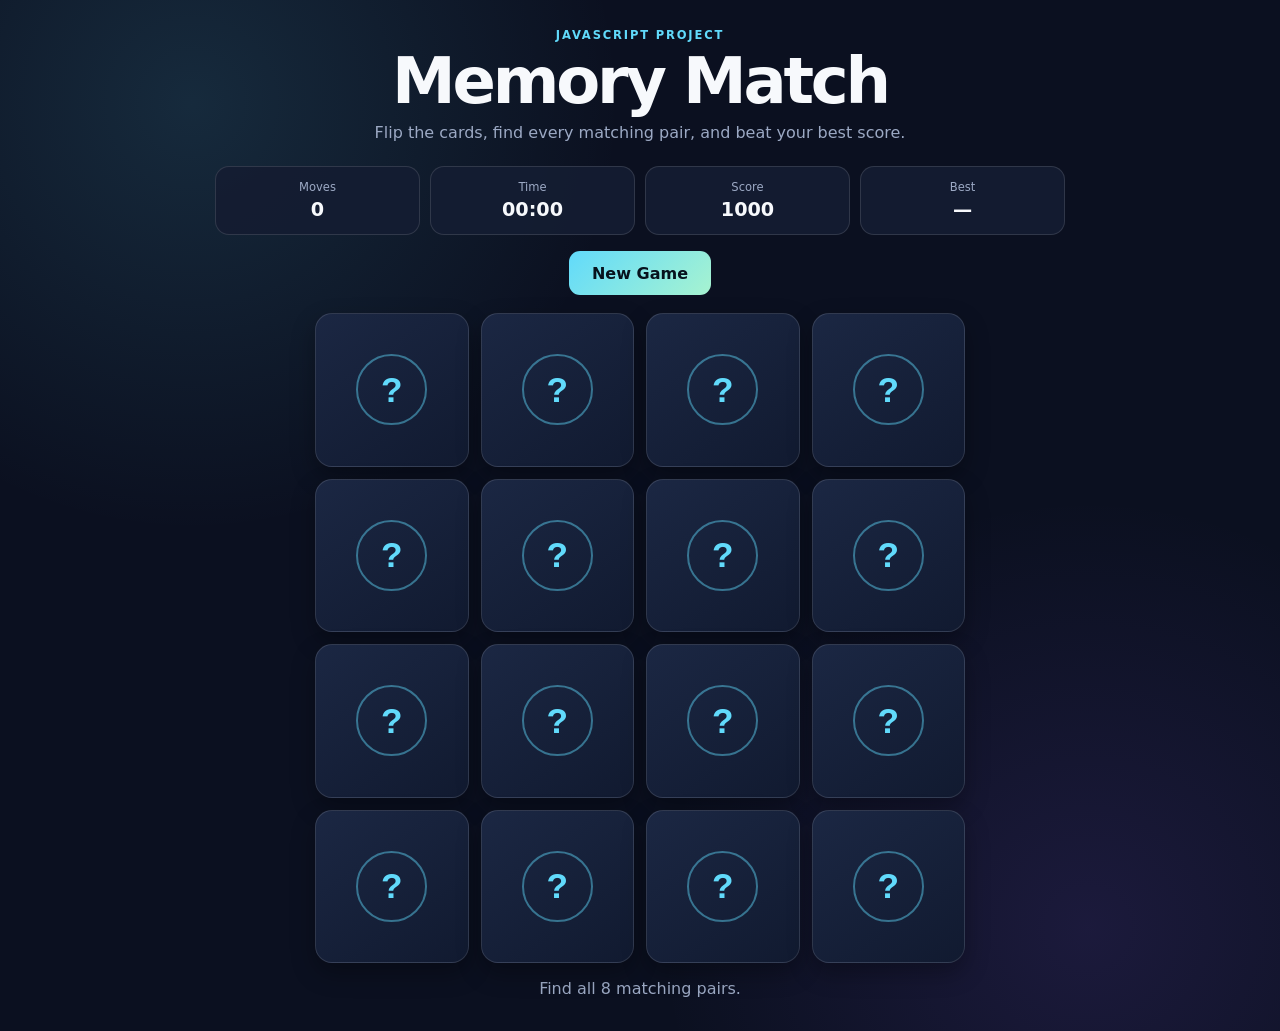
<file: index.html>
<!DOCTYPE html>
<html lang="en">
<head>
  <meta charset="UTF-8">
  <meta name="viewport" content="width=device-width, initial-scale=1.0">
  <meta name="description" content="A fully functional Memory Card Matching Game built with HTML, CSS and JavaScript.">
  <title>Memory Match Game</title>
  <link rel="stylesheet" href="style.css">
</head>
<body>
  <main class="container">
    <header class="header">
      <p class="eyebrow">JAVASCRIPT PROJECT</p>
      <h1>Memory Match</h1>
      <p class="subtitle">Flip the cards, find every matching pair, and beat your best score.</p>
    </header>

    <section class="stats" aria-label="Game statistics">
      <div class="stat"><span>Moves</span><strong id="moves">0</strong></div>
      <div class="stat"><span>Time</span><strong id="timer">00:00</strong></div>
      <div class="stat"><span>Score</span><strong id="score">1000</strong></div>
      <div class="stat"><span>Best</span><strong id="best">—</strong></div>
    </section>

    <div class="controls">
      <button id="newGame" class="button" type="button">New Game</button>
    </div>

    <section id="board" class="board" aria-label="Memory cards"></section>
    <p id="status" class="status" aria-live="polite">Find all 8 matching pairs.</p>
  </main>

  <div id="winModal" class="modal hidden" role="dialog" aria-modal="true" aria-labelledby="winTitle">
    <div class="modal-card">
      <div class="trophy" aria-hidden="true">🏆</div>
      <p class="eyebrow">GAME COMPLETE</p>
      <h2 id="winTitle">Congratulations!</h2>
      <p id="winText"></p>
      <button id="playAgain" class="button" type="button">Play Again</button>
    </div>
  </div>

  <script src="script.js"></script>
</body>
</html>
</file>
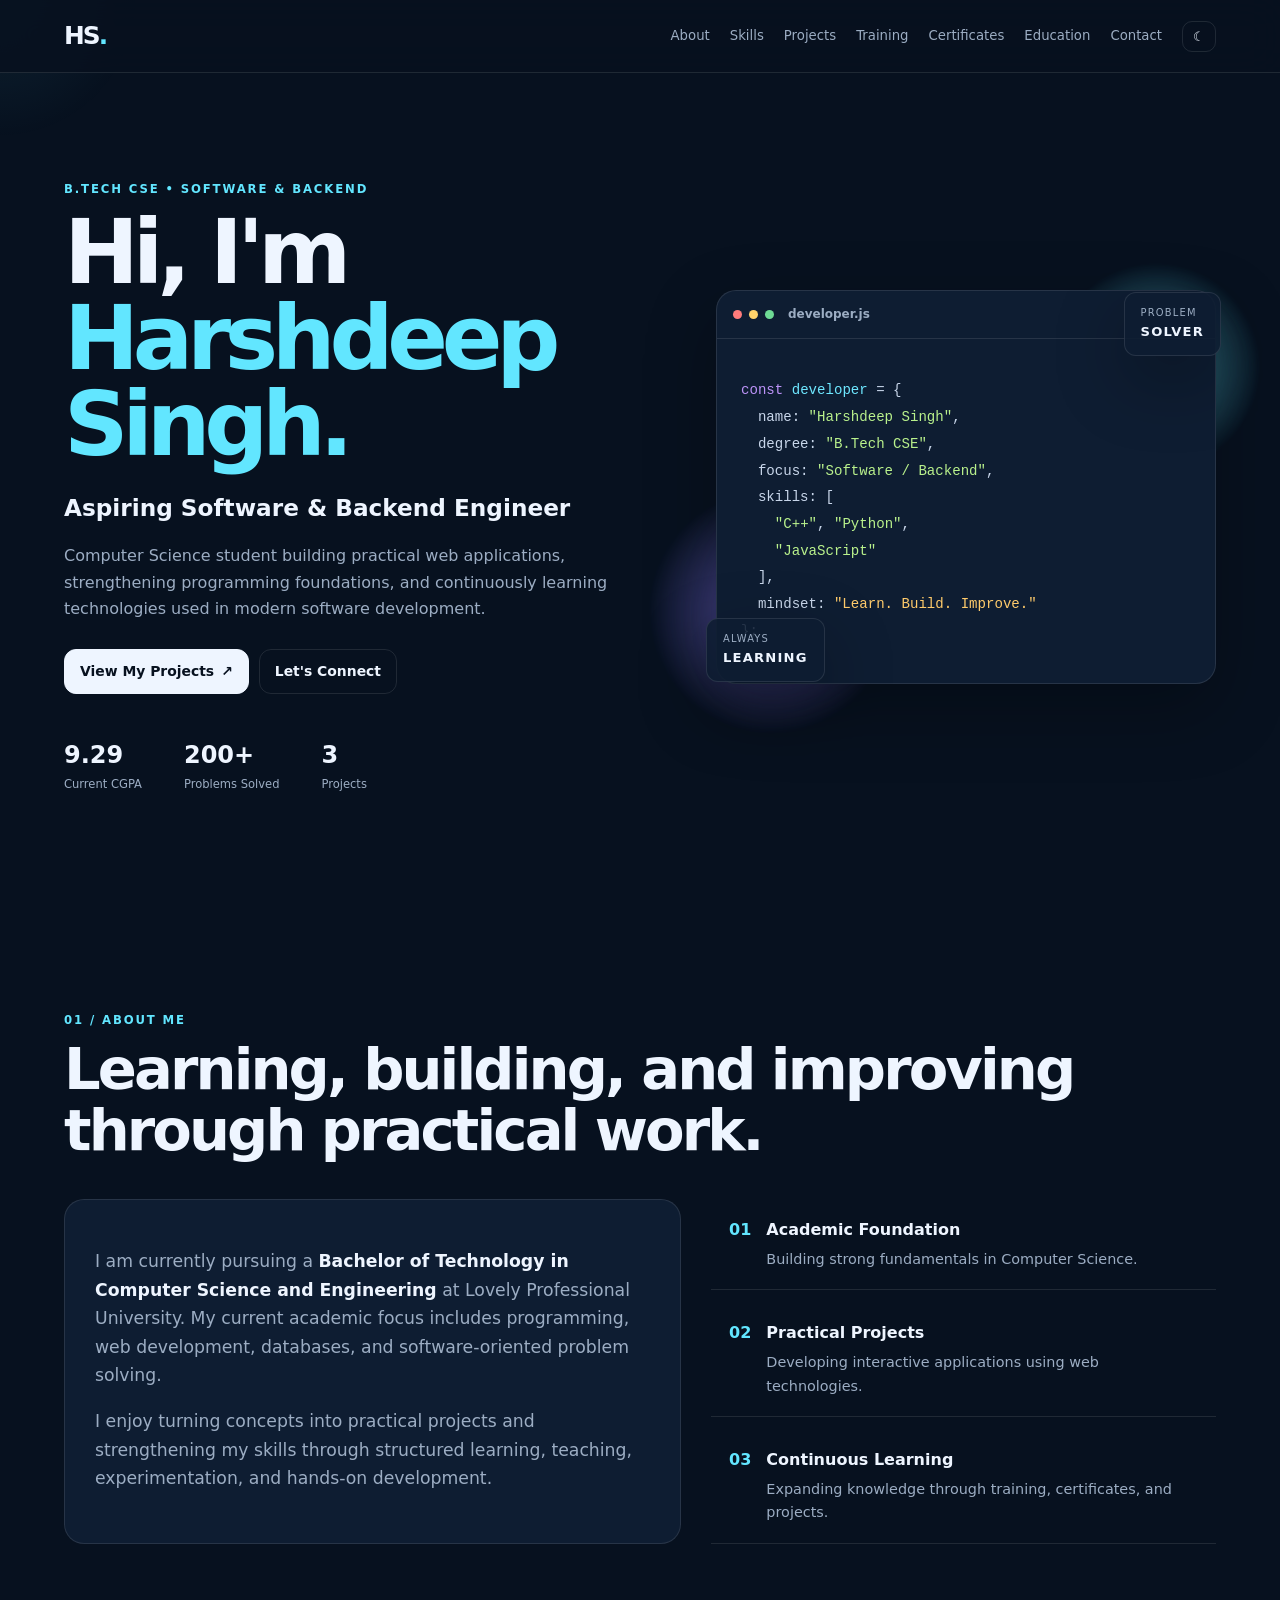
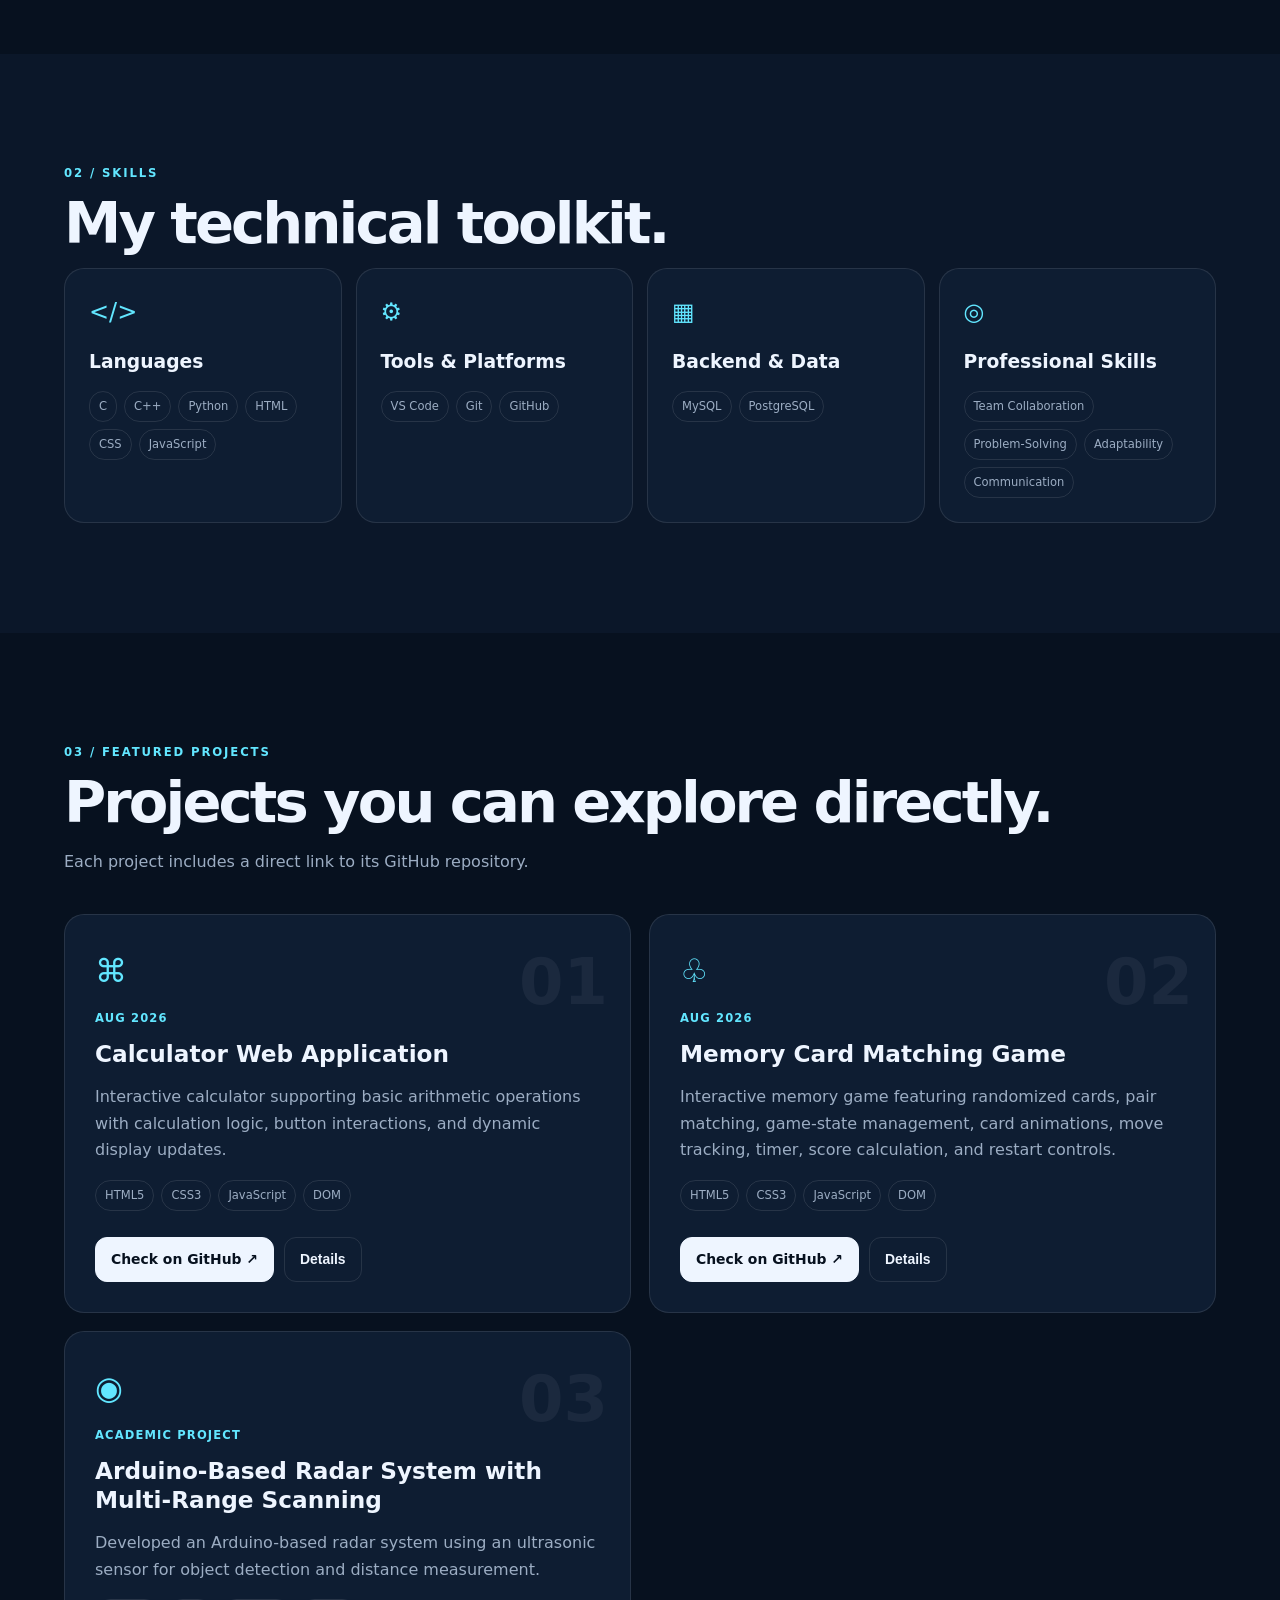
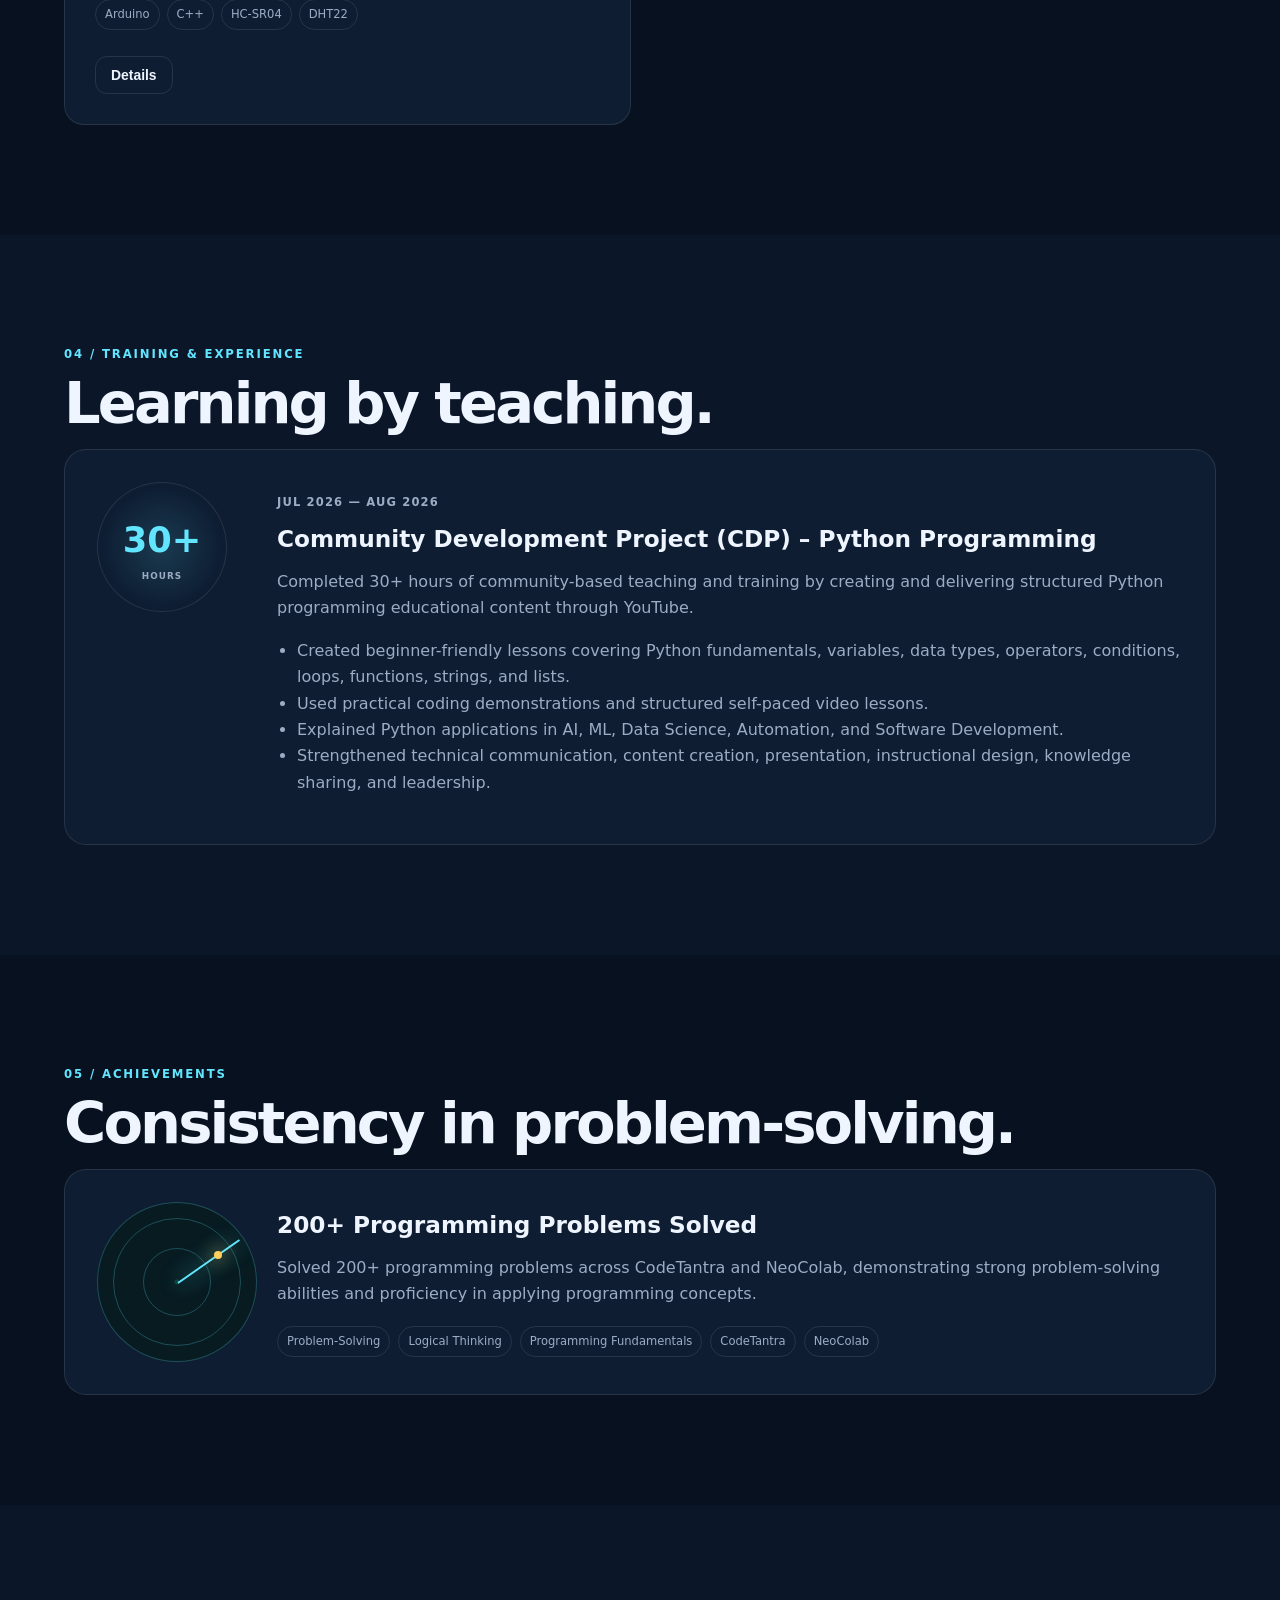
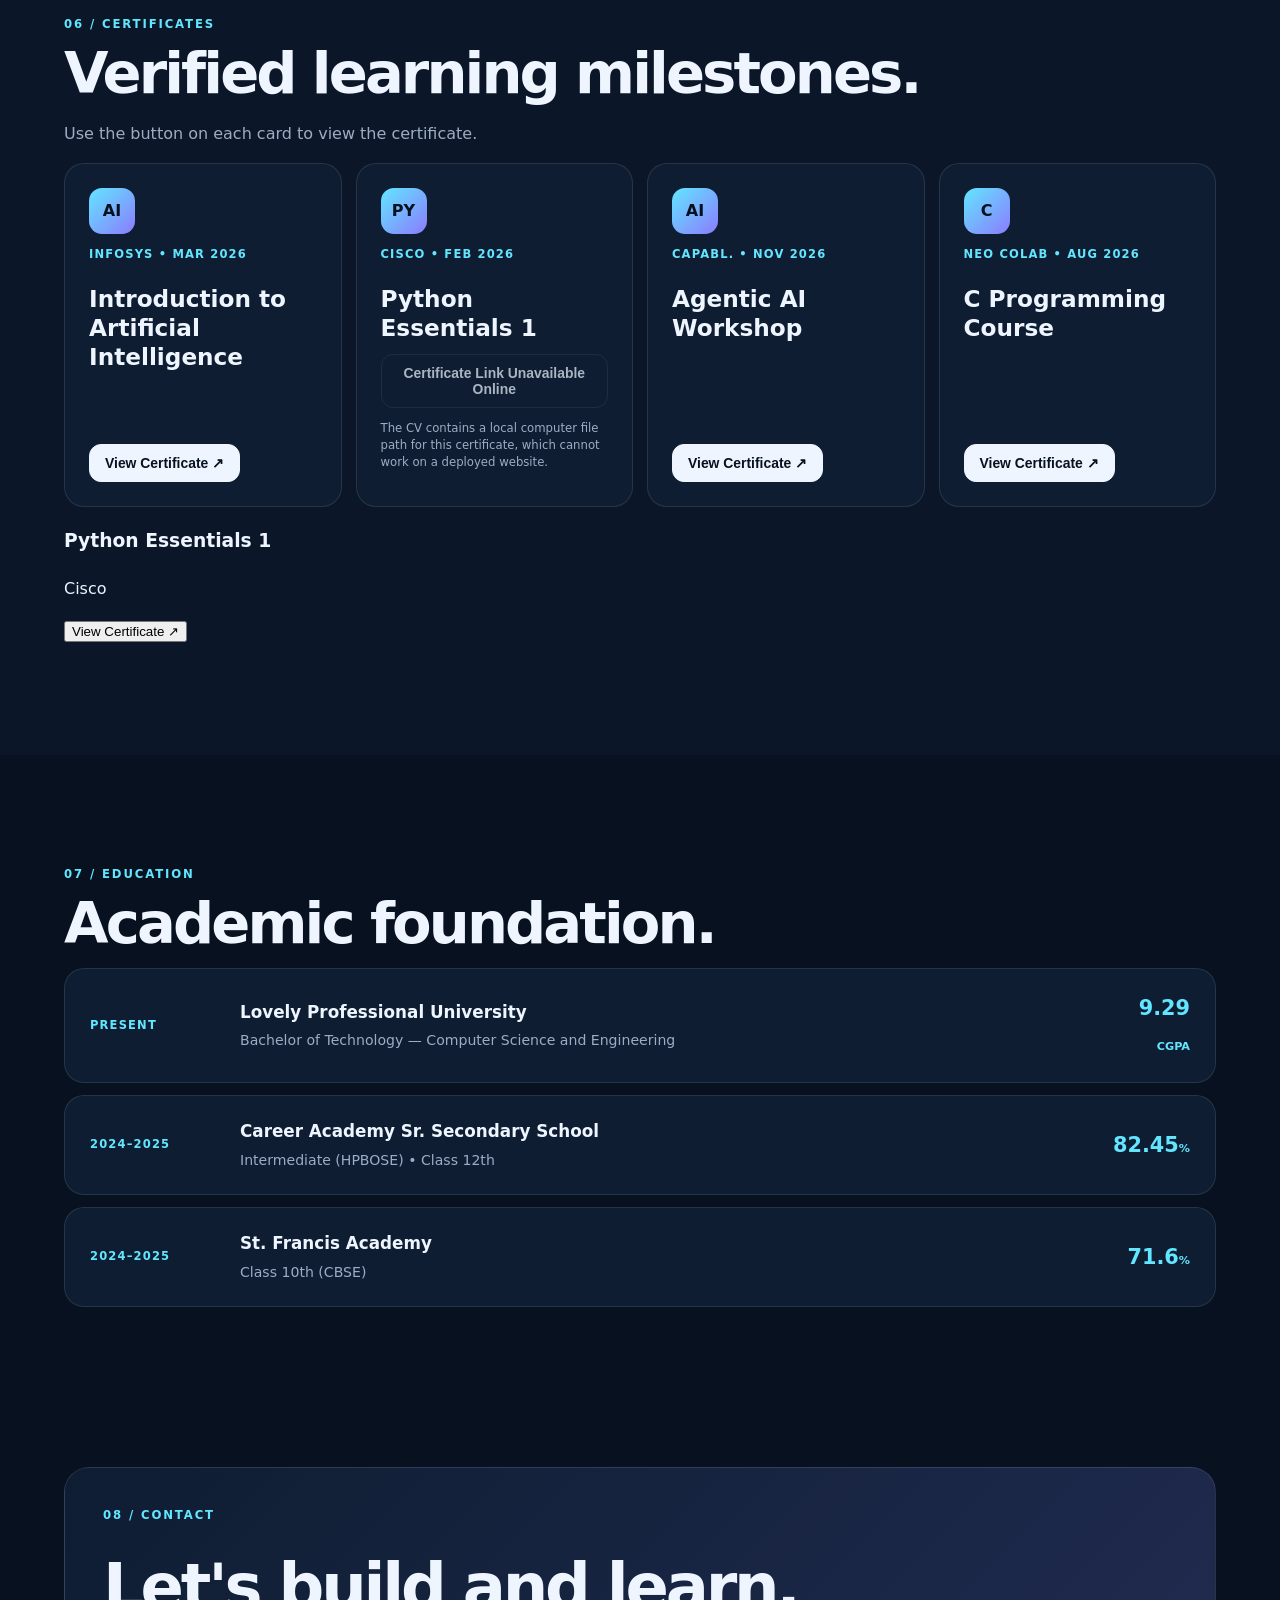
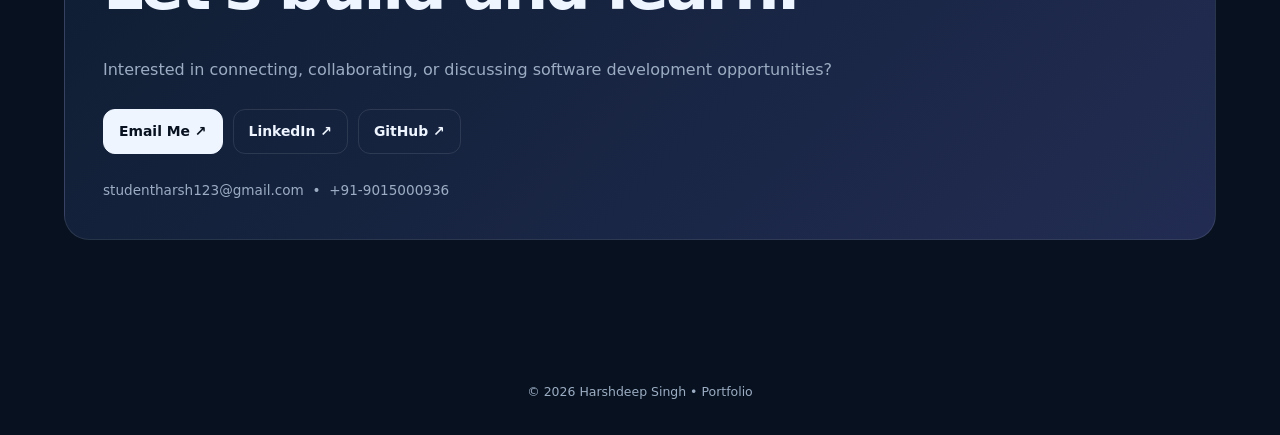
<file: harshdeep-portfolio-FINAL-updated-links/index.html>
<!DOCTYPE html>
<html lang="en">
<head>
  <meta charset="UTF-8">
  <meta name="viewport" content="width=device-width, initial-scale=1.0">
  <meta name="description" content="Professional portfolio of Harshdeep Singh, B.Tech CSE student focused on software and backend engineering.">
  <title>Harshdeep Singh | Portfolio</title>
  <link rel="stylesheet" href="style.css">
</head>
<body>
  <div class="cursor-glow"></div>

  <header class="nav-wrap">
    <nav class="navbar container">
      <a class="brand" href="#home" aria-label="Home">HS<span>.</span></a>
      <button class="menu-btn" id="menuBtn" aria-label="Open menu">☰</button>
      <div class="nav-links" id="navLinks">
        <a href="#about">About</a>
        <a href="#skills">Skills</a>
        <a href="#projects">Projects</a>
        <a href="#training">Training</a>
        <a href="#certificates">Certificates</a>
        <a href="#education">Education</a>
        <a href="#contact">Contact</a>
        <button class="theme-btn" id="themeBtn" aria-label="Toggle theme">☾</button>
      </div>
    </nav>
  </header>

  <main>
    <!-- HERO -->
    <section id="home" class="hero container">
      <div class="hero-copy reveal">
        <p class="eyebrow">B.TECH CSE • SOFTWARE & BACKEND</p>
        <h1>Hi, I'm <span>Harshdeep Singh.</span></h1>
        <p class="hero-role">Aspiring Software & Backend Engineer</p>
        <p class="hero-text">
          Computer Science student building practical web applications, strengthening programming foundations,
          and continuously learning technologies used in modern software development.
        </p>
        <div class="hero-actions">
          <a href="#projects" class="btn btn-primary">View My Projects <span>↗</span></a>
          <a href="#contact" class="btn btn-secondary">Let's Connect</a>
        </div>
        <div class="quick-stats">
          <div><strong>9.29</strong><span>Current CGPA</span></div>
          <div><strong>200+</strong><span>Problems Solved</span></div>
          <div><strong>3</strong><span>Projects</span></div>
        </div>
      </div>

      <div class="hero-visual reveal">
        <div class="orb orb-one"></div>
        <div class="orb orb-two"></div>
        <div class="terminal-card">
          <div class="terminal-top"><span></span><span></span><span></span><b>developer.js</b></div>
          <pre><code><span class="code-key">const</span> <span class="code-name">developer</span> = {
  name: <span class="code-string">"Harshdeep Singh"</span>,
  degree: <span class="code-string">"B.Tech CSE"</span>,
  focus: <span class="code-string">"Software / Backend"</span>,
  skills: [
    <span class="code-string">"C++"</span>, <span class="code-string">"Python"</span>,
    <span class="code-string">"JavaScript"</span>
  ],
  mindset: <span class="code-bool">"Learn. Build. Improve."</span>
};</code></pre>
        </div>
        <div class="floating-card top-card">PROBLEM<br><b>SOLVER</b></div>
        <div class="floating-card bottom-card">ALWAYS<br><b>LEARNING</b></div>
      </div>
    </section>

    <!-- ABOUT -->
    <section id="about" class="section container">
      <div class="section-heading reveal">
        <p class="eyebrow">01 / ABOUT ME</p>
        <h2>Learning, building, and improving through practical work.</h2>
      </div>
      <div class="about-grid">
        <article class="glass-card reveal">
          <p>
            I am currently pursuing a <strong>Bachelor of Technology in Computer Science and Engineering</strong>
            at Lovely Professional University. My current academic focus includes programming, web development,
            databases, and software-oriented problem solving.
          </p>
          <p>
            I enjoy turning concepts into practical projects and strengthening my skills through structured learning,
            teaching, experimentation, and hands-on development.
          </p>
        </article>
        <div class="journey reveal">
          <div class="journey-item"><span>01</span><div><b>Academic Foundation</b><p>Building strong fundamentals in Computer Science.</p></div></div>
          <div class="journey-item"><span>02</span><div><b>Practical Projects</b><p>Developing interactive applications using web technologies.</p></div></div>
          <div class="journey-item"><span>03</span><div><b>Continuous Learning</b><p>Expanding knowledge through training, certificates, and projects.</p></div></div>
        </div>
      </div>
    </section>

    <!-- SKILLS -->
    <section id="skills" class="section section-alt">
      <div class="container">
        <div class="section-heading reveal">
          <p class="eyebrow">02 / SKILLS</p>
          <h2>My technical toolkit.</h2>
        </div>
        <div class="skills-grid">
          <article class="skill-card reveal">
            <div class="skill-icon">&lt;/&gt;</div>
            <h3>Languages</h3>
            <div class="chips"><span>C</span><span>C++</span><span>Python</span><span>HTML</span><span>CSS</span><span>JavaScript</span></div>
          </article>
          <article class="skill-card reveal">
            <div class="skill-icon">⚙</div>
            <h3>Tools & Platforms</h3>
            <div class="chips"><span>VS Code</span><span>Git</span><span>GitHub</span></div>
          </article>
          <article class="skill-card reveal">
            <div class="skill-icon">▦</div>
            <h3>Backend & Data</h3>
            <div class="chips"><span>MySQL</span><span>PostgreSQL</span></div>
          </article>
          <article class="skill-card reveal">
            <div class="skill-icon">◎</div>
            <h3>Professional Skills</h3>
            <div class="chips"><span>Team Collaboration</span><span>Problem-Solving</span><span>Adaptability</span><span>Communication</span></div>
          </article>
        </div>
      </div>
    </section>

    <!-- PROJECTS -->
    <section id="projects" class="section container">
      <div class="section-heading reveal">
        <p class="eyebrow">03 / FEATURED PROJECTS</p>
        <h2>Projects you can explore directly.</h2>
        <p class="section-sub">Each project includes a direct link to its GitHub repository.</p>
      </div>

      <div class="project-grid">
        <article class="project-card reveal">
          <div class="project-number">01</div>
          <div class="project-icon">⌘</div>
          <p class="project-date">AUG 2026</p>
          <h3>Calculator Web Application</h3>
          <p>
            Interactive calculator supporting basic arithmetic operations with calculation logic,
            button interactions, and dynamic display updates.
          </p>
          <div class="chips"><span>HTML5</span><span>CSS3</span><span>JavaScript</span><span>DOM</span></div>
          <div class="project-actions">
            <a class="btn btn-primary github-link" href="https://github.com/Harshdeepsingh2410/responsive-web-calculator%20%20%20%20%20%20%20%20%20%20%20%20%20%20%20%20%20%20%20%20%20%20%20%20%20%20%20%20%20%20%20%20%20%20%20%20%20%20%20%20%20%20%20%20%20%20%20%20%20%20%20%20%20%20%20%20%20%20%20%20%20" target="_blank" rel="noopener">Check on GitHub ↗</a>
            <button class="btn btn-secondary details-btn" data-project="calculator">Details</button>
          </div>
        </article>

        <article class="project-card reveal">
          <div class="project-number">02</div>
          <div class="project-icon">♧</div>
          <p class="project-date">AUG 2026</p>
          <h3>Memory Card Matching Game</h3>
          <p>
            Interactive memory game featuring randomized cards, pair matching, game-state management,
            card animations, move tracking, timer, score calculation, and restart controls.
          </p>
          <div class="chips"><span>HTML5</span><span>CSS3</span><span>JavaScript</span><span>DOM</span></div>
          <div class="project-actions">
            <a class="btn btn-primary github-link" href="https://harshdeepsingh2410.github.io/memory-card-game/" target="_blank" rel="noopener">Check on GitHub ↗</a>
            <button class="btn btn-secondary details-btn" data-project="memory">Details</button>
          </div>
        </article>

        <article class="project-card reveal">
          <div class="project-number">03</div>
          <div class="project-icon">◉</div>
          <p class="project-date">ACADEMIC PROJECT</p>
          <h3>Arduino-Based Radar System with Multi-Range Scanning</h3>
          <p>
            Developed an Arduino-based radar system using an ultrasonic sensor for object detection and distance measurement.
          </p>
          <div class="chips"><span>Arduino</span><span>C++</span><span>HC-SR04</span><span>DHT22</span></div>
          <div class="project-actions">
            <button class="btn btn-secondary details-btn" data-project="radar">Details</button>
          </div>
        </article>
      </div>
    </section>

    <!-- TRAINING -->
    <section id="training" class="section section-alt">
      <div class="container">
        <div class="section-heading reveal">
          <p class="eyebrow">04 / TRAINING & EXPERIENCE</p>
          <h2>Learning by teaching.</h2>
        </div>
        <article class="training-card reveal">
          <div class="training-badge">30+<small>HOURS</small></div>
          <div>
            <p class="project-date">JUL 2026 — AUG 2026</p>
            <h3>Community Development Project (CDP) – Python Programming</h3>
            <p>
              Completed 30+ hours of community-based teaching and training by creating and delivering
              structured Python programming educational content through YouTube.
            </p>
            <ul>
              <li>Created beginner-friendly lessons covering Python fundamentals, variables, data types, operators, conditions, loops, functions, strings, and lists.</li>
              <li>Used practical coding demonstrations and structured self-paced video lessons.</li>
              <li>Explained Python applications in AI, ML, Data Science, Automation, and Software Development.</li>
              <li>Strengthened technical communication, content creation, presentation, instructional design, knowledge sharing, and leadership.</li>
            </ul>
          </div>
        </article>
      </div>
    </section>

    <!-- ACHIEVEMENT -->
    <section id="achievements" class="section container">
      <div class="section-heading reveal">
        <p class="eyebrow">05 / ACHIEVEMENTS</p>
        <h2>Consistency in problem-solving.</h2>
      </div>
      <article class="achievement-card reveal">
        <div class="radar-visual"><div class="radar-circle c1"></div><div class="radar-circle c2"></div><div class="radar-line"></div><div class="radar-dot"></div></div>
        <div>
          <h3>200+ Programming Problems Solved</h3>
          <p>
            Solved 200+ programming problems across CodeTantra and NeoColab, demonstrating strong problem-solving abilities and proficiency in applying programming concepts.
          </p>
          <div class="achievement-list">
            <span>Problem-Solving</span>
            <span>Logical Thinking</span>
            <span>Programming Fundamentals</span>
            <span>CodeTantra</span>
            <span>NeoColab</span>
          </div>
        </div>
      </article>
    </section>

    <!-- CERTIFICATES -->
    <section id="certificates" class="section section-alt">
      <div class="container">
        <div class="section-heading reveal">
          <p class="eyebrow">06 / CERTIFICATES</p>
          <h2>Verified learning milestones.</h2>
          <p class="section-sub">Use the button on each card to view the certificate.</p>
        </div>
        <div class="certificate-grid">
          <article class="certificate-card reveal">
            <div class="certificate-mark">AI</div>
            <p class="project-date">INFOSYS • MAR 2026</p>
            <h3>Introduction to Artificial Intelligence</h3>
            <button class="btn btn-primary certificate-btn" data-title="Introduction to Artificial Intelligence" data-url="https://infyspringboard.onwingspan.com/public-assets/infosysheadstart/cert/lex_8840337130015322000_shared/e33d4ff5-b909-47dd-bf58-45a2363d9c5b.pdf">View Certificate ↗</button>
          </article>

          <article class="certificate-card reveal">
            <div class="certificate-mark">PY</div>
            <p class="project-date">CISCO • FEB 2026</p>
            <h3>Python Essentials 1</h3>
            <button class="btn btn-secondary unavailable-btn">Certificate Link Unavailable Online</button>
            <p class="small-note">The CV contains a local computer file path for this certificate, which cannot work on a deployed website.</p>
          </article>

          <article class="certificate-card reveal">
            <div class="certificate-mark">AI</div>
            <p class="project-date">CAPABL. • NOV 2026</p>
            <h3>Agentic AI Workshop</h3>
            <button class="btn btn-primary certificate-btn" data-title="Agentic AI Workshop" data-url="https://drive.google.com/file/d/17gSmeGrF6jDkWhPxf-L2116Bm8V3aYdz/view?ts=694bb4d8">View Certificate ↗</button>
          </article>

          <article class="certificate-card reveal">
            <div class="certificate-mark">C</div>
            <p class="project-date">NEO COLAB • AUG 2026</p>
            <h3>C Programming Course</h3>
            <button class="btn btn-primary certificate-btn" data-title="C Programming Course" data-url="https://drive.google.com/file/d/1OGmzu8Z1zjXUPAtSVWsQIXuZAbiyuHwx/view?usp=drive_link">View Certificate ↗</button>
          </article>
        </div>
      <div class="card cert"><h3>Python Essentials 1</h3><p>Cisco</p><button class="primary certbtn" data-title="Python Essentials 1" data-url="https://drive.google.com/file/d/1wAvQ_Nea9vQt35VZ7qE8B1fJMFlDgyRN/view?usp=drive_link">View Certificate ↗</button></div></div>
    </section>

    <!-- EDUCATION -->
    <section id="education" class="section container">
      <div class="section-heading reveal">
        <p class="eyebrow">07 / EDUCATION</p>
        <h2>Academic foundation.</h2>
      </div>
      <div class="education-list">
        <article class="education-card reveal">
          <span class="edu-date">PRESENT</span>
          <div><h3>Lovely Professional University</h3><p>Bachelor of Technology — Computer Science and Engineering</p></div>
          <strong>9.29<br><small>CGPA</small></strong>
        </article>
        <article class="education-card reveal">
          <span class="edu-date">2024–2025</span>
          <div><h3>Career Academy Sr. Secondary School</h3><p>Intermediate (HPBOSE) • Class 12th</p></div>
          <strong>82.45<small>%</small></strong>
        </article>
        <article class="education-card reveal">
          <span class="edu-date">2024–2025</span>
          <div><h3>St. Francis Academy</h3><p>Class 10th (CBSE)</p></div>
          <strong>71.6<small>%</small></strong>
        </article>
      </div>
    </section>

    <!-- CONTACT -->
    <section id="contact" class="section contact-section">
      <div class="container contact-card reveal">
        <div>
          <p class="eyebrow">08 / CONTACT</p>
          <h2>Let's build and learn.</h2>
          <p>Interested in connecting, collaborating, or discussing software development opportunities?</p>
        </div>
        <div class="contact-actions">
          <a href="mailto:studentharsh123@gmail.com" class="btn btn-primary">Email Me ↗</a>
          <a href="https://www.linkedin.com/in/harshdeep-singh-23a35038b/" target="_blank" rel="noopener" class="btn btn-secondary">LinkedIn ↗</a>
          <a href="https://github.com/Harshdeepsingh2410" target="_blank" rel="noopener" class="btn btn-secondary">GitHub ↗</a>
        </div>
        <p class="contact-info">studentharsh123@gmail.com &nbsp;•&nbsp; +91-9015000936</p>
      </div>
    </section>
  </main>

  <footer>© <span id="year"></span> Harshdeep Singh • Portfolio</footer>

  <!-- Project Modal -->
  <div class="modal" id="projectModal" aria-hidden="true">
    <div class="modal-panel">
      <button class="modal-close" data-close="projectModal">×</button>
      <p class="eyebrow">PROJECT DETAILS</p>
      <h2 id="projectTitle"></h2>
      <p id="projectText"></p>
      <div class="modal-list" id="projectList"></div>
    </div>
  </div>

  <!-- Certificate Modal -->
  <div class="modal" id="certificateModal" aria-hidden="true">
    <div class="certificate-modal-panel">
      <button class="modal-close" data-close="certificateModal">×</button>
      <div class="modal-heading-row">
        <div><p class="eyebrow">CERTIFICATE PREVIEW</p><h2 id="certificateTitle"></h2></div>
        <a id="certificateOpen" class="btn btn-primary" target="_blank" rel="noopener">Open Original ↗</a>
      </div>
      <div class="certificate-preview" id="certificatePreview"></div>
    </div>
  </div>

  <script src="script.js"></script>
</body>
</html>
</file>
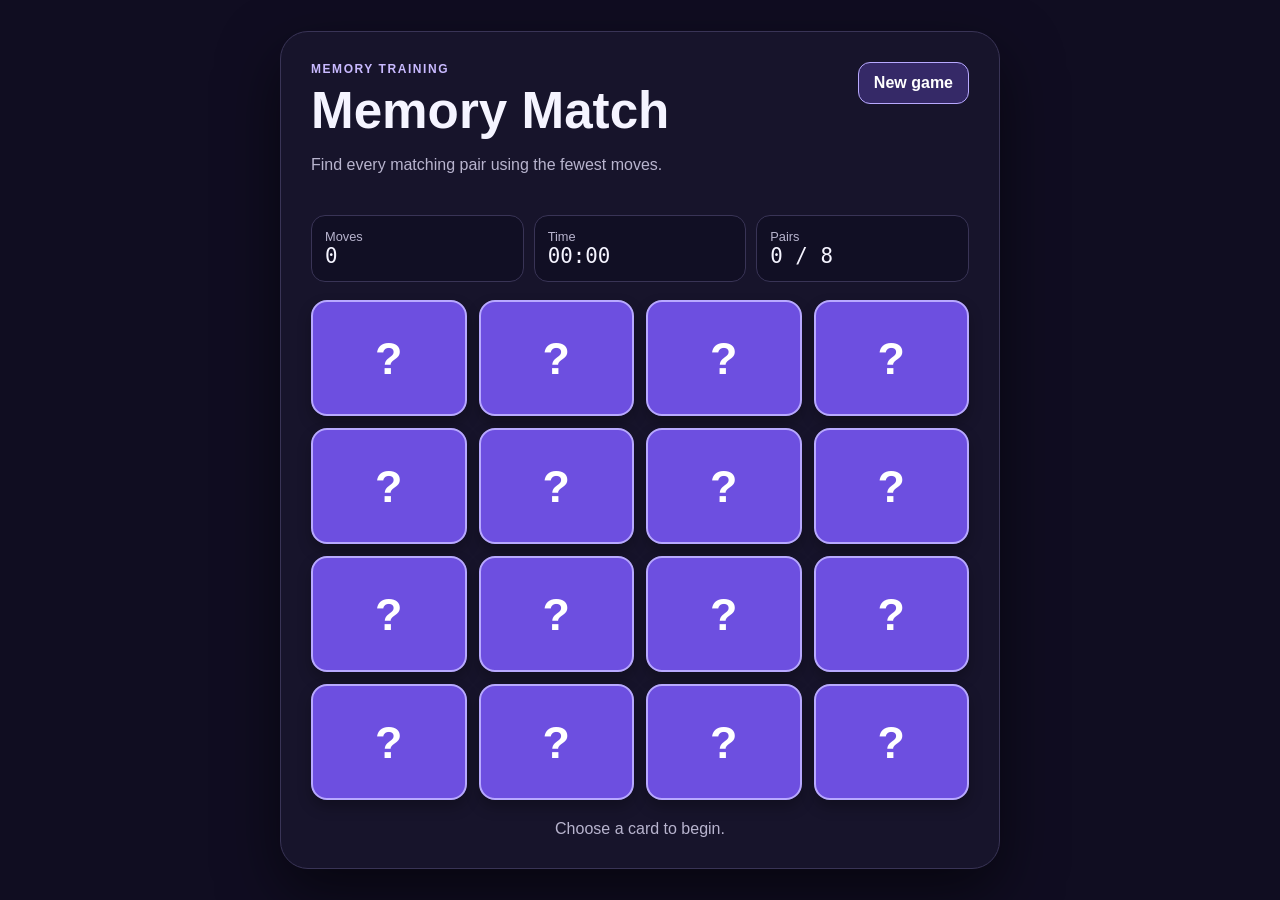
<file: game.html>
<!doctype html>
<html lang="en"><head><meta charset="UTF-8"><meta name="viewport" content="width=device-width,initial-scale=1.0"><title>Memory Match Game</title><style>
*{box-sizing:border-box}body{margin:0;min-height:100vh;padding:24px;display:grid;place-items:center;background:#100d21;color:#f5f4ff;font-family:Arial,sans-serif}.game{width:min(720px,100%);padding:30px;border:1px solid #393456;border-radius:28px;background:#17142b;box-shadow:0 24px 60px #0008}header{display:flex;justify-content:space-between;gap:16px;align-items:start}.tag{margin:0 0 5px;color:#c9baff;font-weight:bold;letter-spacing:.13em;font-size:.75rem}h1{margin:0;font-size:clamp(2rem,8vw,3.2rem)}header p:not(.tag),.status{color:#b8b4ce}button{font:inherit}.new{padding:11px 15px;border:1px solid #b8a9ff;border-radius:12px;background:#352967;color:white;cursor:pointer;font-weight:bold}.stats{display:grid;grid-template-columns:repeat(3,1fr);gap:10px;margin:25px 0 18px}.stats div{padding:13px;border:1px solid #393456;border-radius:14px;background:#110f24}.stats span{display:block;color:#b8b4ce;font-size:.8rem}.stats strong{font:1.3rem monospace}.board{display:grid;grid-template-columns:repeat(4,1fr);gap:12px}.card{height:clamp(72px,15vw,116px);border:2px solid #b8a9ff;border-radius:16px;background:#6d4fe0;color:white;cursor:pointer;font-size:clamp(1.7rem,5vw,2.8rem);font-weight:bold;box-shadow:0 7px 14px #0004}.card:hover:not(:disabled){background:#876bff;transform:translateY(-2px)}.card.open{background:#f7f0ff;color:#35235c}.card.match{background:#f887ba;border-color:#ffc6de;color:#42203c}.status{text-align:center;margin:20px 0 0}@media(max-width:480px){.game{padding:20px}header{flex-direction:column}.new{width:100%}.board{gap:8px}.card{height:20vw}}
</style></head><body><main class="game"><header><div><p class="tag">MEMORY TRAINING</p><h1>Memory Match</h1><p>Find every matching pair using the fewest moves.</p></div><button class="new" id="new">New game</button></header><section class="stats"><div><span>Moves</span><strong id="moves">0</strong></div><div><span>Time</span><strong id="time">00:00</strong></div><div><span>Pairs</span><strong id="pairs">0 / 8</strong></div></section><section class="board" id="board" aria-label="Memory cards"></section><p class="status" id="status">Choose a card to begin.</p></main><script>
const symbols=["\u{1F680}","\u{1F3AE}","\u{1F3A7}","\u{26A1}","\u{1F308}","\u{1FA90}","\u{1F3AF}","\u{1F48E}"],board=document.querySelector('#board'),movesEl=document.querySelector('#moves'),timeEl=document.querySelector('#time'),pairsEl=document.querySelector('#pairs'),statusEl=document.querySelector('#status');let open=[],moves=0,pairs=0,seconds=0,locked=false,started=false,timer;const shuffle=a=>[...a].sort(()=>Math.random()-.5),format=s=>`${String(Math.floor(s/60)).padStart(2,'0')}:${String(s%60).padStart(2,'0')}`;function beginTimer(){if(started)return;started=true;timer=setInterval(()=>{seconds++;timeEl.textContent=format(seconds)},1000)}function check(){locked=true;moves++;movesEl.textContent=moves;const[a,b]=open;if(a.dataset.symbol===b.dataset.symbol){a.className='card match';b.className='card match';a.disabled=b.disabled=true;pairs++;pairsEl.textContent=`${pairs} / 8`;open=[];locked=false;statusEl.textContent='Match found! Keep going.';if(pairs===8){clearInterval(timer);statusEl.textContent=`You won in ${moves} moves and ${format(seconds)}!`}}else{statusEl.textContent='Not a match. Try again.';setTimeout(()=>{a.className=b.className='card';a.textContent=b.textContent='?';open=[];locked=false},850)}}function flip(card){if(locked||card.classList.contains('open')||card.classList.contains('match'))return;beginTimer();card.className='card open';card.textContent=card.dataset.symbol;open.push(card);if(open.length===2)check()}function reset(){clearInterval(timer);open=[];moves=pairs=seconds=0;locked=started=false;movesEl.textContent='0';timeEl.textContent='00:00';pairsEl.textContent='0 / 8';statusEl.textContent='Choose a card to begin.';board.replaceChildren(...shuffle([...symbols,...symbols]).map((symbol,index)=>{const card=document.createElement('button');card.className='card';card.textContent='?';card.dataset.symbol=symbol;card.setAttribute('aria-label',`Hidden card ${index+1}`);card.onclick=()=>flip(card);return card}))}document.querySelector('#new').onclick=reset;reset();
</script></body></html>
</file>
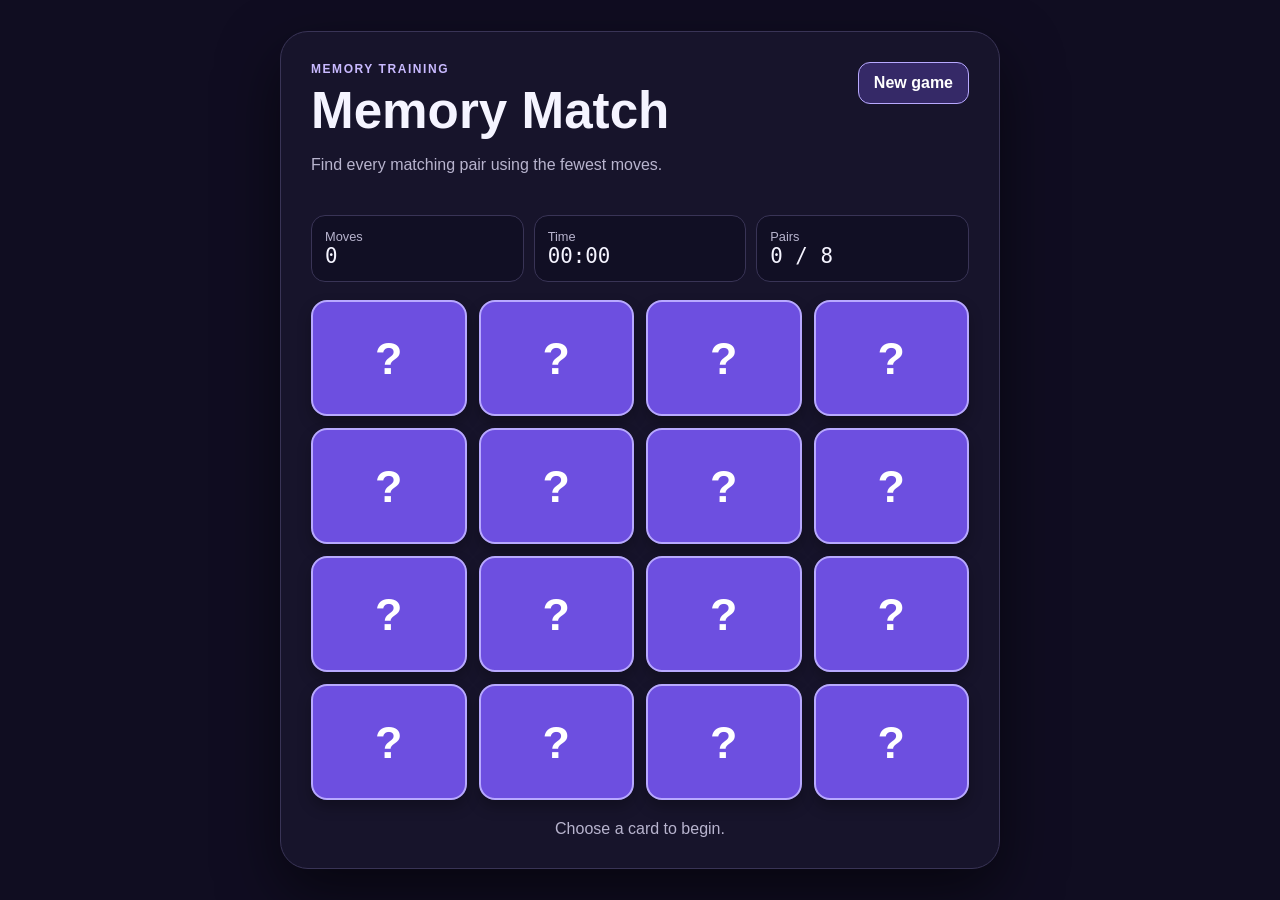
<file: memory.html>
<!doctype html>
<html lang="en">
<head>
  <meta charset="UTF-8">
  <meta name="viewport" content="width=device-width,initial-scale=1.0">
  <title>Memory Match Game</title>
  <style>
    *{box-sizing:border-box}
    body{margin:0;min-height:100vh;padding:24px;display:grid;place-items:center;background:#100d21;color:#f5f4ff;font-family:Arial,sans-serif}
    .game{width:min(720px,100%);padding:30px;border:1px solid #393456;border-radius:28px;background:#17142b;box-shadow:0 24px 60px #0008}
    header{display:flex;justify-content:space-between;gap:16px;align-items:start}
    .tag{margin:0 0 5px;color:#c9baff;font-weight:bold;letter-spacing:.13em;font-size:.75rem}
    h1{margin:0;font-size:clamp(2rem,8vw,3.2rem)}
    header p:not(.tag){color:#b8b4ce}
    button{font:inherit}
    .new{padding:11px 15px;border:1px solid #b8a9ff;border-radius:12px;background:#352967;color:white;cursor:pointer;font-weight:bold}
    .stats{display:grid;grid-template-columns:repeat(3,1fr);gap:10px;margin:25px 0 18px}
    .stats div{padding:13px;border:1px solid #393456;border-radius:14px;background:#110f24}
    .stats span{display:block;color:#b8b4ce;font-size:.8rem}
    .stats strong{font:1.3rem monospace}
    .board{display:grid;grid-template-columns:repeat(4,1fr);gap:12px}
    .card{height:clamp(72px,15vw,116px);border:2px solid #b8a9ff;border-radius:16px;background:#6d4fe0;color:white;cursor:pointer;font-size:clamp(1.7rem,5vw,2.8rem);font-weight:bold;box-shadow:0 7px 14px #0004}
    .card:hover:not(:disabled){background:#876bff;transform:translateY(-2px)}
    .card.open{background:#f7f0ff;color:#35235c}
    .card.match{background:#f887ba;border-color:#ffc6de;color:#42203c}
    .status{text-align:center;color:#b8b4ce;margin:20px 0 0}
    @media(max-width:480px){.game{padding:20px}header{flex-direction:column}.new{width:100%}.board{gap:8px}.card{height:20vw}}
  </style>
</head>
<body>
  <main class="game">
    <header>
      <div>
        <p class="tag">MEMORY TRAINING</p>
        <h1>Memory Match</h1>
        <p>Find every matching pair using the fewest moves.</p>
      </div>
      <button class="new" id="new">New game</button>
    </header>

    <section class="stats">
      <div><span>Moves</span><strong id="moves">0</strong></div>
      <div><span>Time</span><strong id="time">00:00</strong></div>
      <div><span>Pairs</span><strong id="pairs">0 / 8</strong></div>
    </section>

    <section class="board" id="board" aria-label="Memory cards"></section>
    <p class="status" id="status">Choose a card to begin.</p>
  </main>

  <script>
    const symbols = [
      "\u{1F680}", "\u{1F3AE}", "\u{1F3A7}", "\u{26A1}",
      "\u{1F308}", "\u{1FA90}", "\u{1F3AF}", "\u{1F48E}"
    ];

    const board = document.querySelector("#board");
    const movesEl = document.querySelector("#moves");
    const timeEl = document.querySelector("#time");
    const pairsEl = document.querySelector("#pairs");
    const statusEl = document.querySelector("#status");

    let open = [];
    let moves = 0;
    let pairs = 0;
    let seconds = 0;
    let locked = false;
    let started = false;
    let timer;

    const shuffle = (items) => [...items].sort(() => Math.random() - 0.5);

    const formatTime = (value) =>
      `${String(Math.floor(value / 60)).padStart(2, "0")}:${String(value % 60).padStart(2, "0")}`;

    function beginTimer() {
      if (started) return;

      started = true;
      timer = setInterval(() => {
        seconds++;
        timeEl.textContent = formatTime(seconds);
      }, 1000);
    }

    function check() {
      locked = true;
      moves++;
      movesEl.textContent = moves;

      const [first, second] = open;

      if (first.dataset.symbol === second.dataset.symbol) {
        first.className = "card match";
        second.className = "card match";
        first.disabled = true;
        second.disabled = true;

        pairs++;
        pairsEl.textContent = `${pairs} / 8`;
        open = [];
        locked = false;
        statusEl.textContent = "Match found! Keep going.";

        if (pairs === 8) {
          clearInterval(timer);
          statusEl.textContent = `You won in ${moves} moves and ${formatTime(seconds)}!`;
        }
      } else {
        statusEl.textContent = "Not a match. Try again.";

        setTimeout(() => {
          first.className = "card";
          second.className = "card";
          first.textContent = "?";
          second.textContent = "?";
          open = [];
          locked = false;
        }, 850);
      }
    }

    function flip(card) {
      if (
        locked ||
        card.classList.contains("open") ||
        card.classList.contains("match")
      ) return;

      beginTimer();
      card.className = "card open";
      card.textContent = card.dataset.symbol;
      open.push(card);

      if (open.length === 2) check();
    }

    function reset() {
      clearInterval(timer);

      open = [];
      moves = 0;
      pairs = 0;
      seconds = 0;
      locked = false;
      started = false;

      movesEl.textContent = "0";
      timeEl.textContent = "00:00";
      pairsEl.textContent = "0 / 8";
      statusEl.textContent = "Choose a card to begin.";

      const cards = shuffle([...symbols, ...symbols]).map((symbol, index) => {
        const card = document.createElement("button");
        card.className = "card";
        card.textContent = "?";
        card.dataset.symbol = symbol;
        card.setAttribute("aria-label", `Hidden card ${index + 1}`);
        card.onclick = () => flip(card);
        return card;
      });

      board.replaceChildren(...cards);
    }

    document.querySelector("#new").onclick = reset;
    reset();
  </script>
</body>
</html>
</file>
<file: style.css>
*{box-sizing:border-box;margin:0;padding:0}
:root{--bg:#0b1020;--panel:#151d32;--card:#1b2743;--card2:#111a30;--text:#f7f9fc;--muted:#9ca9c4;--accent:#61dafb;--success:#34d399;--border:rgba(255,255,255,.12)}
body{min-height:100vh;padding:28px 15px;font-family:system-ui,-apple-system,BlinkMacSystemFont,"Segoe UI",sans-serif;background:radial-gradient(circle at 15% 10%,rgba(97,218,251,.13),transparent 30%),radial-gradient(circle at 85% 90%,rgba(139,92,246,.13),transparent 30%),var(--bg);color:var(--text)}
.container{width:min(850px,100%);margin:auto}.header{text-align:center;margin-bottom:24px}.eyebrow{color:var(--accent);font-size:.72rem;font-weight:800;letter-spacing:.16em;margin-bottom:7px}
h1{font-size:clamp(2.4rem,7vw,4rem);line-height:1;letter-spacing:-.05em}.subtitle{margin-top:10px;color:var(--muted)}
.stats{display:grid;grid-template-columns:repeat(4,1fr);gap:10px;margin-bottom:16px}.stat{background:rgba(21,29,50,.95);border:1px solid var(--border);border-radius:14px;padding:13px;text-align:center}.stat span{display:block;color:var(--muted);font-size:.72rem;margin-bottom:4px}.stat strong{font-size:1.2rem}
.controls{display:flex;justify-content:center;margin-bottom:18px}.button{border:0;border-radius:11px;padding:11px 23px;min-height:44px;background:linear-gradient(135deg,var(--accent),#a7f3d0);color:#07121d;font:inherit;font-weight:800;cursor:pointer;transition:transform .15s ease,filter .15s ease}.button:hover{transform:translateY(-2px);filter:brightness(1.05)}.button:active{transform:scale(.97)}
.button:focus-visible,.card:focus-visible{outline:3px solid rgba(97,218,251,.5);outline-offset:3px}
.board{display:grid;grid-template-columns:repeat(4,1fr);gap:12px;max-width:650px;margin:0 auto}
.card{width:100%;aspect-ratio:1;border:0;padding:0;background:transparent;cursor:pointer;perspective:900px}
.card:disabled{cursor:default}.card-inner{display:block;width:100%;height:100%;position:relative;transform-style:preserve-3d;transition:transform .42s ease}
.card.flipped .card-inner,.card.matched .card-inner{transform:rotateY(180deg)}
.card-face{position:absolute;inset:0;width:100%;height:100%;display:grid;place-items:center;border-radius:17px;border:1px solid var(--border);backface-visibility:hidden;-webkit-backface-visibility:hidden;overflow:hidden}
.card-back{z-index:1;background:linear-gradient(145deg,var(--card),var(--card2));box-shadow:0 10px 24px rgba(0,0,0,.3)}
.card-back::after{content:"?";width:44%;aspect-ratio:1;display:grid;place-items:center;border:2px solid rgba(97,218,251,.45);border-radius:50%;color:var(--accent);font-size:clamp(1.5rem,5vw,2.2rem);font-weight:900}
.card-front{z-index:2;transform:rotateY(180deg);background:#f7f9fc;color:#111827;font-size:clamp(1.8rem,6vw,3rem);box-shadow:0 10px 24px rgba(0,0,0,.2)}
.card.matched .card-front{box-shadow:0 0 0 3px rgba(52,211,153,.4)}
.status{min-height:24px;margin-top:16px;text-align:center;color:var(--muted)}
.modal{position:fixed;inset:0;display:grid;place-items:center;padding:20px;background:rgba(3,7,18,.8);backdrop-filter:blur(7px);z-index:10}.hidden{display:none!important}
.modal-card{width:min(420px,100%);padding:32px;text-align:center;background:var(--panel);border:1px solid var(--border);border-radius:22px;box-shadow:0 25px 70px rgba(0,0,0,.4)}.trophy{font-size:3.2rem;margin-bottom:7px}.modal-card h2{margin-bottom:9px}.modal-card p:not(.eyebrow){color:var(--muted);line-height:1.6;margin-bottom:20px}
@media(max-width:550px){body{padding:18px 10px}.stats{grid-template-columns:repeat(2,1fr)}.board{gap:8px}.card-face{border-radius:12px}}
@media(prefers-reduced-motion:reduce){.card-inner,.button{transition:none}}
</file>
<file: harshdeep-portfolio-FINAL-updated-links/style.css>
:root{
  --bg:#07111f; --bg2:#0b1729; --card:#0e1d32; --text:#eef5ff; --muted:#9cadc3;
  --line:rgba(255,255,255,.10); --accent:#62e6ff; --accent2:#8b7cff; --shadow:0 25px 70px rgba(0,0,0,.28);
}
body.light{
  --bg:#f4f7fb; --bg2:#edf2f8; --card:#ffffff; --text:#0d1726; --muted:#5f6d80;
  --line:rgba(13,23,38,.12); --accent:#008eaa; --accent2:#6857e8; --shadow:0 25px 70px rgba(33,48,68,.10);
}
*{box-sizing:border-box} html{scroll-behavior:smooth} body{margin:0;background:var(--bg);color:var(--text);font-family:Inter,ui-sans-serif,system-ui,-apple-system,BlinkMacSystemFont,"Segoe UI",sans-serif;line-height:1.65;overflow-x:hidden}
a{text-decoration:none;color:inherit}.container{width:min(1160px,90%);margin:auto}.nav-wrap{position:sticky;top:0;z-index:50;background:color-mix(in srgb,var(--bg) 86%,transparent);backdrop-filter:blur(18px);border-bottom:1px solid var(--line)}
.navbar{height:72px;display:flex;align-items:center;justify-content:space-between}.brand{font-size:1.55rem;font-weight:900;letter-spacing:-.08em}.brand span{color:var(--accent)}.nav-links{display:flex;align-items:center;gap:20px;font-size:.83rem;color:var(--muted)}.nav-links a{transition:.2s}.nav-links a:hover{color:var(--accent)}.theme-btn,.menu-btn{background:transparent;color:var(--text);border:1px solid var(--line);border-radius:10px;padding:7px 10px;cursor:pointer}.menu-btn{display:none}
.hero{min-height:calc(100vh - 72px);display:grid;grid-template-columns:1.08fr .92fr;align-items:center;gap:65px;padding:60px 0}.eyebrow{font-size:.73rem;letter-spacing:.16em;font-weight:800;color:var(--accent);margin:0 0 10px}.hero h1{font-size:clamp(3.2rem,7vw,6.2rem);line-height:.96;letter-spacing:-.07em;margin:0}.hero h1 span{color:var(--accent)}.hero-role{font-size:1.45rem;font-weight:750;margin:22px 0 8px}.hero-text,.section-sub{color:var(--muted);max-width:700px}.hero-actions,.project-actions,.contact-actions{display:flex;flex-wrap:wrap;gap:10px;margin-top:26px}.btn{border:1px solid var(--line);border-radius:12px;padding:10px 15px;font-size:.87rem;font-weight:750;display:inline-flex;align-items:center;justify-content:center;gap:7px;cursor:pointer;transition:transform .2s,background .2s,color .2s}.btn:hover{transform:translateY(-2px)}.btn-primary{background:var(--text);color:var(--bg);border-color:var(--text)}.btn-secondary{background:transparent;color:var(--text)}.quick-stats{display:flex;gap:42px;margin-top:42px}.quick-stats strong{font-size:1.5rem;display:block}.quick-stats span{font-size:.72rem;color:var(--muted);display:block}
.hero-visual{position:relative;min-height:500px;display:grid;place-items:center}.terminal-card{width:min(100%,500px);background:var(--card);border:1px solid var(--line);border-radius:20px;box-shadow:var(--shadow);overflow:hidden;position:relative;z-index:2}.terminal-top{height:48px;display:flex;align-items:center;gap:7px;padding:0 16px;border-bottom:1px solid var(--line);color:var(--muted);font-size:.75rem}.terminal-top span{width:9px;height:9px;border-radius:50%;background:#ff7b7b}.terminal-top span:nth-child(2){background:#ffd26b}.terminal-top span:nth-child(3){background:#6edb95}.terminal-top b{margin-left:7px;font-weight:600}.terminal-card pre{padding:24px;overflow:auto;font:500 .88rem/1.9 ui-monospace,SFMono-Regular,Menlo,monospace;color:#c8d6ea}.code-key{color:#bd93f9}.code-name{color:#6ee7ff}.code-string{color:#b9f18c}.code-bool{color:#ffcb6b}.orb{position:absolute;border-radius:50%;filter:blur(1px);opacity:.65}.orb-one{width:220px;height:220px;background:radial-gradient(circle,var(--accent),transparent 68%);top:20px;right:-50px}.orb-two{width:250px;height:250px;background:radial-gradient(circle,var(--accent2),transparent 70%);bottom:0;left:-70px}.floating-card{position:absolute;z-index:3;background:color-mix(in srgb,var(--card) 88%,transparent);border:1px solid var(--line);padding:12px 16px;border-radius:12px;font-size:.62rem;letter-spacing:.12em;color:var(--muted);box-shadow:var(--shadow)}.floating-card b{font-size:.82rem;color:var(--text)}.top-card{right:-5px;top:55px}.bottom-card{left:-10px;bottom:55px}
.section{padding:110px 0}.section-alt{background:var(--bg2)}.section-heading h2{font-size:clamp(2.2rem,4.5vw,4rem);line-height:1.05;letter-spacing:-.05em;margin:0 0 14px}.about-grid{display:grid;grid-template-columns:1.1fr .9fr;gap:30px;margin-top:38px}.glass-card,.skill-card,.project-card,.certificate-card,.education-card{background:var(--card);border:1px solid var(--line);border-radius:20px}.glass-card{padding:30px;font-size:1.08rem}.glass-card p{color:var(--muted)}.glass-card strong{color:var(--text)}.journey{display:grid;gap:12px}.journey-item{display:flex;gap:15px;padding:18px;border-bottom:1px solid var(--line)}.journey-item span{color:var(--accent);font-weight:900}.journey-item p{margin:4px 0 0;color:var(--muted);font-size:.9rem}
.skills-grid{display:grid;grid-template-columns:repeat(4,1fr);gap:14px}.skill-card{padding:24px}.skill-icon{font-size:1.5rem;color:var(--accent);margin-bottom:14px}.skill-card h3{margin:0 0 14px}.chips{display:flex;flex-wrap:wrap;gap:7px}.chips span,.achievement-list span{border:1px solid var(--line);padding:5px 9px;border-radius:999px;font-size:.72rem;color:var(--muted)}
.project-grid{display:grid;grid-template-columns:1fr 1fr;gap:18px;margin-top:38px}.project-card{padding:30px;position:relative;overflow:hidden}.project-number{position:absolute;right:22px;top:15px;font-size:4rem;font-weight:900;color:color-mix(in srgb,var(--text) 6%,transparent)}.project-icon{font-size:2rem;color:var(--accent)}.project-date{font-size:.72rem;color:var(--accent);font-weight:800;letter-spacing:.1em}.project-card h3,.certificate-card h3,.training-card h3,.achievement-card h3{font-size:1.45rem;line-height:1.25;margin:8px 0 12px}.project-card p:not(.project-date),.certificate-card p:not(.project-date),.training-card p,.achievement-card p{color:var(--muted)}
.training-card,.achievement-card{background:var(--card);border:1px solid var(--line);border-radius:22px;padding:32px;display:grid;grid-template-columns:150px 1fr;gap:30px}.training-badge{width:130px;height:130px;border-radius:50%;border:1px solid var(--line);display:grid;place-content:center;text-align:center;font-size:2.2rem;font-weight:900;color:var(--accent);background:radial-gradient(circle,color-mix(in srgb,var(--accent) 15%,transparent),transparent 68%)}.training-badge small{font-size:.55rem;color:var(--muted);letter-spacing:.12em}.training-card ul{color:var(--muted);padding-left:20px}.radar-visual{width:160px;height:160px;border-radius:50%;position:relative;overflow:hidden;background:radial-gradient(circle,#0a423d 0 2px,transparent 3px),#071b21;border:1px solid rgba(98,230,255,.25)}.radar-circle{position:absolute;border:1px solid rgba(98,230,255,.25);border-radius:50%;inset:15px}.c2{inset:45px}.radar-line{position:absolute;width:2px;height:75px;background:var(--accent);left:79px;top:5px;transform-origin:bottom;transform:rotate(55deg);box-shadow:0 0 20px var(--accent)}.radar-dot{position:absolute;width:8px;height:8px;background:#ffcf5c;border-radius:50%;right:34px;top:48px;box-shadow:0 0 18px #ffcf5c}.achievement-list{display:flex;flex-wrap:wrap;gap:8px;margin-top:18px}
.certificate-grid{display:grid;grid-template-columns:repeat(4,1fr);gap:14px}.certificate-card{padding:24px;display:flex;flex-direction:column;align-items:flex-start}.certificate-mark{width:46px;height:46px;border-radius:13px;display:grid;place-items:center;background:linear-gradient(135deg,var(--accent),var(--accent2));color:#06111d;font-weight:900}.certificate-card .btn{margin-top:auto}.small-note{font-size:.73rem;line-height:1.45;color:var(--muted)!important;margin-top:12px}.unavailable-btn{cursor:not-allowed;opacity:.7}
.education-list{display:grid;gap:12px}.education-card{padding:22px 25px;display:grid;grid-template-columns:130px 1fr auto;align-items:center;gap:20px}.edu-date{font-size:.72rem;color:var(--accent);font-weight:800;letter-spacing:.1em}.education-card h3{margin:0;font-size:1.05rem}.education-card p{margin:3px 0 0;color:var(--muted);font-size:.88rem}.education-card strong{font-size:1.3rem;color:var(--accent);text-align:right}.education-card strong small{font-size:.7rem}
.contact-section{padding-top:50px}.contact-card{background:linear-gradient(135deg,var(--card),color-mix(in srgb,var(--accent2) 16%,var(--card)));border:1px solid var(--line);border-radius:25px;padding:38px}.contact-card h2{font-size:clamp(2.3rem,5vw,4rem);margin:0;letter-spacing:-.05em}.contact-card p:not(.eyebrow):not(.contact-info){color:var(--muted)}.contact-info{margin:25px 0 0;color:var(--muted);font-size:.85rem}footer{text-align:center;color:var(--muted);font-size:.78rem;padding:32px}
.modal{position:fixed;inset:0;z-index:100;background:rgba(0,0,0,.72);display:none;place-items:center;padding:20px}.modal.open{display:grid}.modal-panel,.certificate-modal-panel{background:var(--card);border:1px solid var(--line);border-radius:22px;width:min(650px,100%);padding:32px;position:relative;box-shadow:var(--shadow)}.certificate-modal-panel{width:min(1000px,100%);max-height:90vh;overflow:auto}.modal-close{position:absolute;right:16px;top:12px;border:0;background:transparent;color:var(--muted);font-size:2rem;cursor:pointer}.modal-panel h2,.certificate-modal-panel h2{margin:0 0 12px}.modal-panel p{color:var(--muted)}.modal-list{display:grid;gap:8px}.modal-list div{padding:12px;border:1px solid var(--line);border-radius:10px;color:var(--muted)}.modal-heading-row{display:flex;justify-content:space-between;align-items:flex-start;gap:20px;padding-right:35px}.certificate-preview{margin-top:18px;border:1px solid var(--line);border-radius:14px;overflow:hidden;background:#fff;min-height:560px}.certificate-preview iframe{width:100%;height:560px;border:0}.preview-message{padding:35px;color:#333}.cursor-glow{position:fixed;width:280px;height:280px;border-radius:50%;background:radial-gradient(circle,color-mix(in srgb,var(--accent) 8%,transparent),transparent 70%);pointer-events:none;z-index:-1;transform:translate(-50%,-50%)}.reveal{opacity:0;transform:translateY(22px);transition:opacity .65s ease,transform .65s ease}.reveal.show{opacity:1;transform:none}
@media(max-width:950px){.hero,.about-grid{grid-template-columns:1fr}.hero{padding-top:40px}.skills-grid,.certificate-grid{grid-template-columns:1fr 1fr}.hero-visual{min-height:420px}.nav-links{display:none;position:absolute;top:72px;left:0;right:0;background:var(--card);padding:18px 5%;flex-direction:column;align-items:flex-start;border-bottom:1px solid var(--line)}.nav-links.open{display:flex}.menu-btn{display:block}.education-card{grid-template-columns:100px 1fr auto}}
@media(max-width:650px){.hero{min-height:auto;padding-bottom:70px}.project-grid,.skills-grid,.certificate-grid{grid-template-columns:1fr}.quick-stats{gap:22px}.training-card,.achievement-card{grid-template-columns:1fr}.training-badge{width:110px;height:110px}.education-card{grid-template-columns:1fr;gap:8px}.education-card strong{text-align:left}.hero h1{font-size:3.2rem}.floating-card{display:none}.modal-heading-row{display:block}.modal-heading-row .btn{margin-top:12px}.certificate-preview,.certificate-preview iframe{min-height:430px;height:430px}}
</file>
